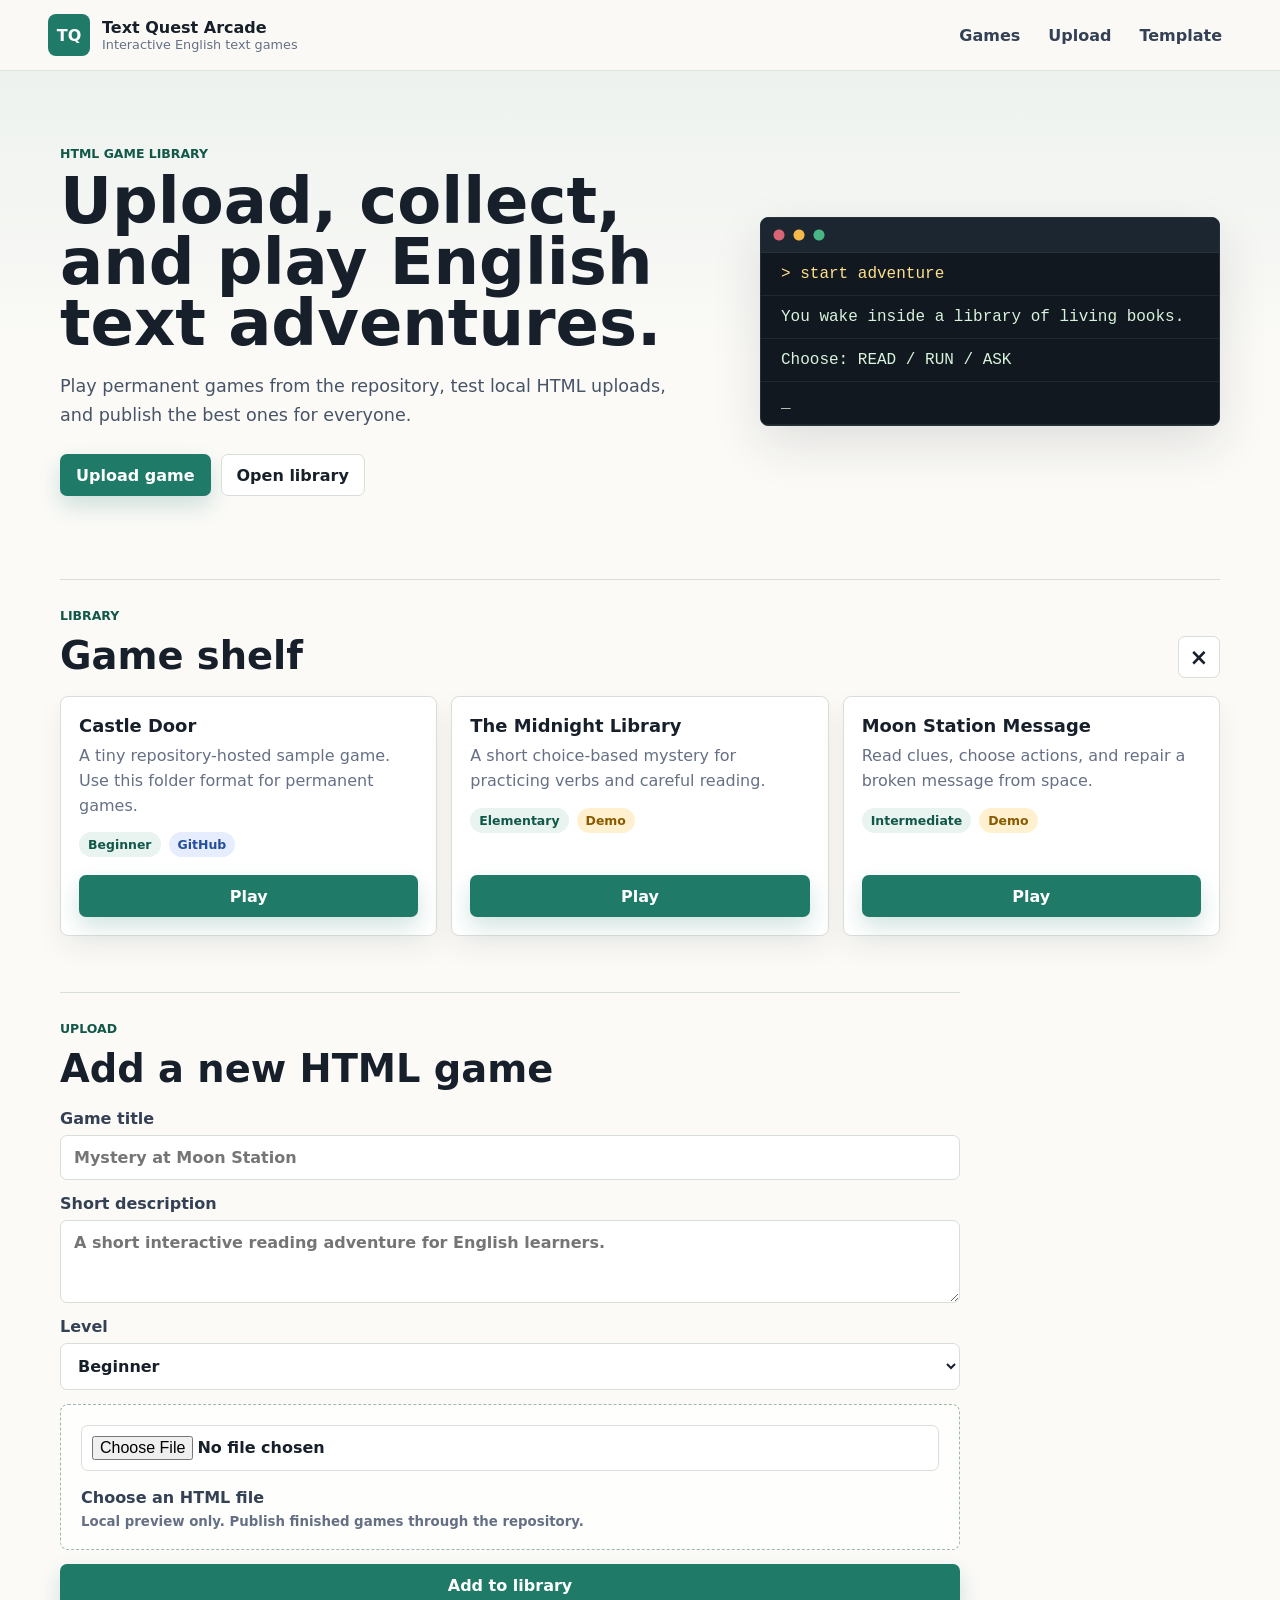
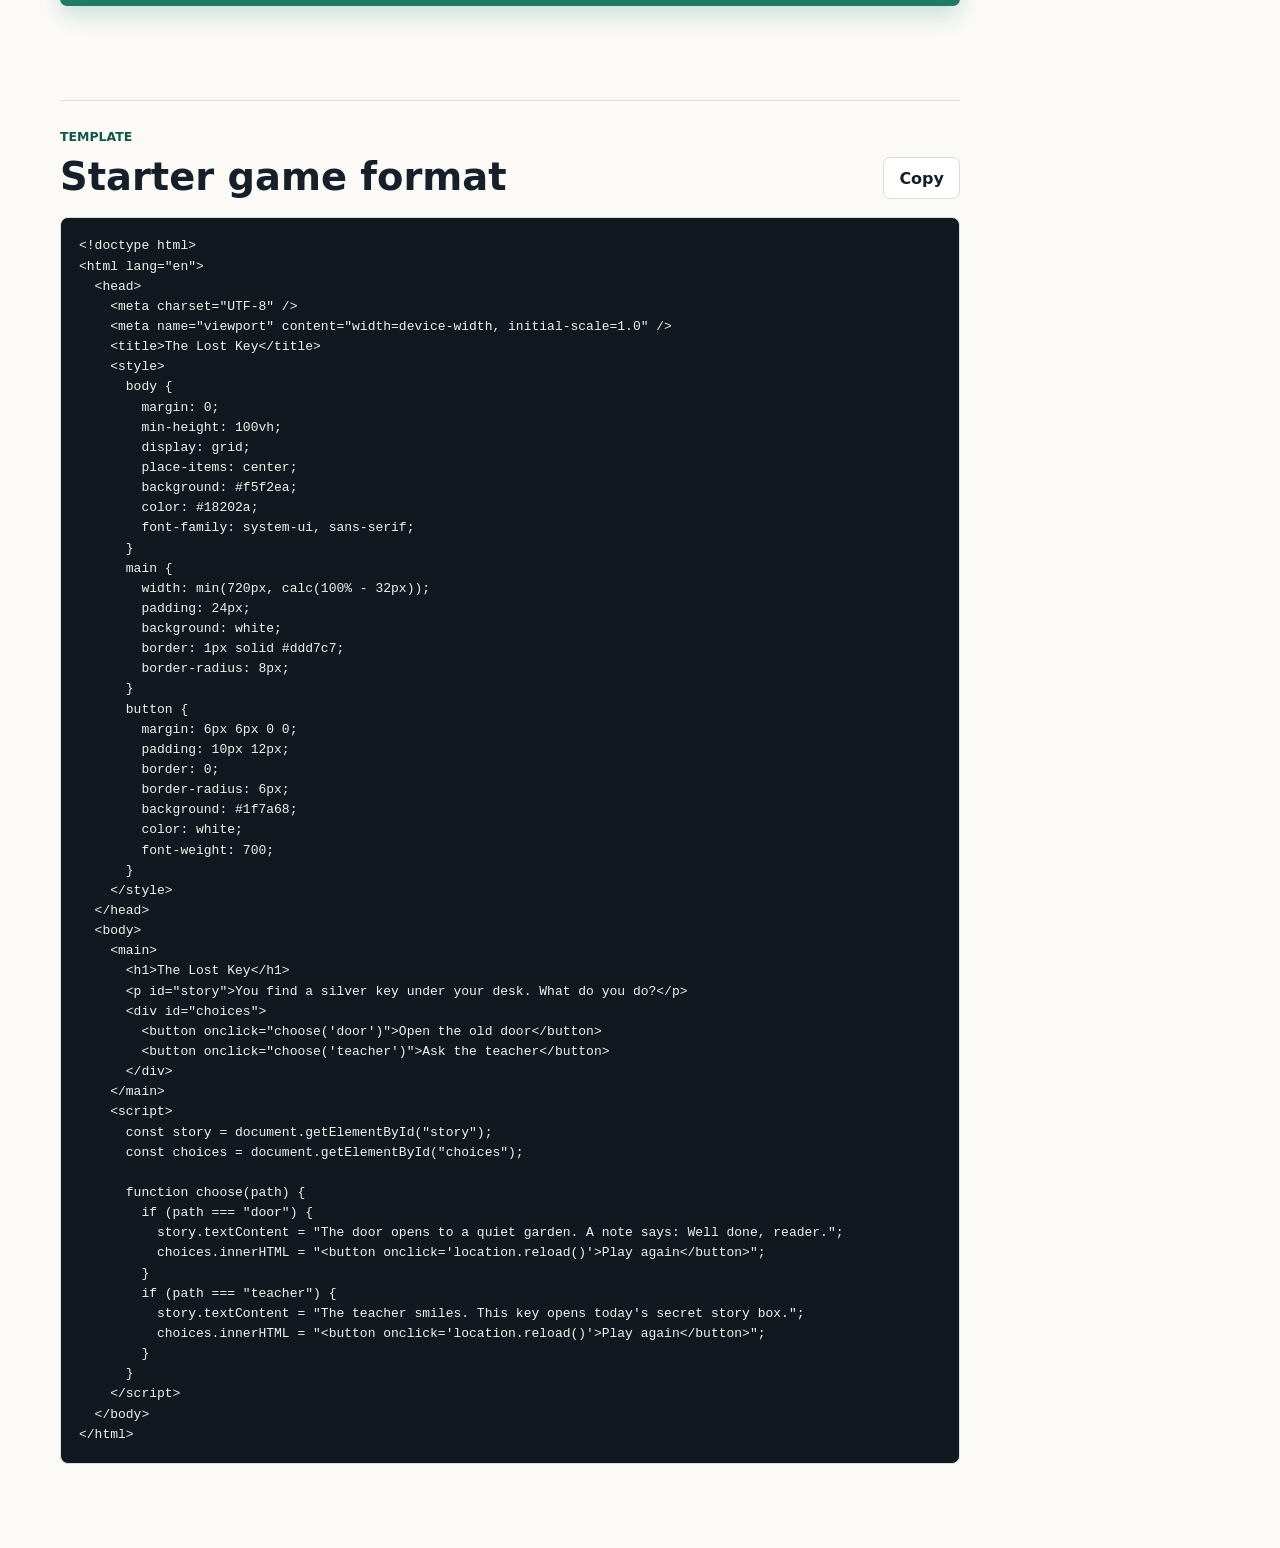
<file: index.html>
<!doctype html>
<html lang="en">
  <head>
    <meta charset="UTF-8" />
    <meta name="viewport" content="width=device-width, initial-scale=1.0" />
    <title>Text Quest Arcade</title>
    <link rel="stylesheet" href="styles.css" />
  </head>
  <body>
    <header class="topbar">
      <a class="brand" href="#library" aria-label="Text Quest Arcade home">
        <span class="brand-mark">TQ</span>
        <span>
          <strong>Text Quest Arcade</strong>
          <small>Interactive English text games</small>
        </span>
      </a>
      <nav class="nav">
        <a href="#library">Games</a>
        <a href="#upload">Upload</a>
        <a href="#builder">Template</a>
      </nav>
    </header>

    <main>
      <section class="hero" aria-labelledby="hero-title">
        <div class="hero-copy">
          <p class="eyebrow">HTML game library</p>
          <h1 id="hero-title">Upload, collect, and play English text adventures.</h1>
          <p>
            Play permanent games from the repository, test local HTML uploads,
            and publish the best ones for everyone.
          </p>
          <div class="hero-actions">
            <a class="button primary" href="#upload">Upload game</a>
            <a class="button secondary" href="#library">Open library</a>
          </div>
        </div>
        <div class="terminal-art" aria-hidden="true">
          <div class="terminal-line prompt">&gt; start adventure</div>
          <div class="terminal-line">You wake inside a library of living books.</div>
          <div class="terminal-line">Choose: READ / RUN / ASK</div>
          <div class="terminal-line cursor">_</div>
        </div>
      </section>

      <section id="library" class="section">
        <div class="section-heading">
          <div>
            <p class="eyebrow">Library</p>
            <h2>Game shelf</h2>
          </div>
          <button id="clear-games" class="icon-button" type="button" title="Remove uploaded games" aria-label="Remove uploaded games">
            <span aria-hidden="true">&times;</span>
          </button>
        </div>
        <div id="games-grid" class="games-grid" aria-live="polite"></div>
      </section>

      <section id="upload" class="section upload-section">
        <div class="section-heading">
          <div>
            <p class="eyebrow">Upload</p>
            <h2>Add a new HTML game</h2>
          </div>
        </div>
        <form id="upload-form" class="upload-form">
          <label>
            Game title
            <input id="game-title" name="title" type="text" placeholder="Mystery at Moon Station" required />
          </label>
          <label>
            Short description
            <textarea id="game-description" name="description" rows="3" placeholder="A short interactive reading adventure for English learners." required></textarea>
          </label>
          <label>
            Level
            <select id="game-level" name="level">
              <option value="Beginner">Beginner</option>
              <option value="Elementary">Elementary</option>
              <option value="Intermediate">Intermediate</option>
              <option value="Advanced">Advanced</option>
            </select>
          </label>
          <label class="file-drop" for="game-file">
            <input id="game-file" name="file" type="file" accept=".html,text/html" required />
            <span>Choose an HTML file</span>
            <small id="file-name">Local preview only. Publish finished games through the repository.</small>
          </label>
          <button class="button primary" type="submit">Add to library</button>
          <p id="upload-status" class="status" role="status"></p>
        </form>
      </section>

      <section id="builder" class="section template-section">
        <div class="section-heading">
          <div>
            <p class="eyebrow">Template</p>
            <h2>Starter game format</h2>
          </div>
          <button id="copy-template" class="button secondary" type="button">Copy</button>
        </div>
        <pre><code id="template-code"></code></pre>
      </section>
    </main>

    <script src="app.js"></script>
  </body>
</html>
</file>
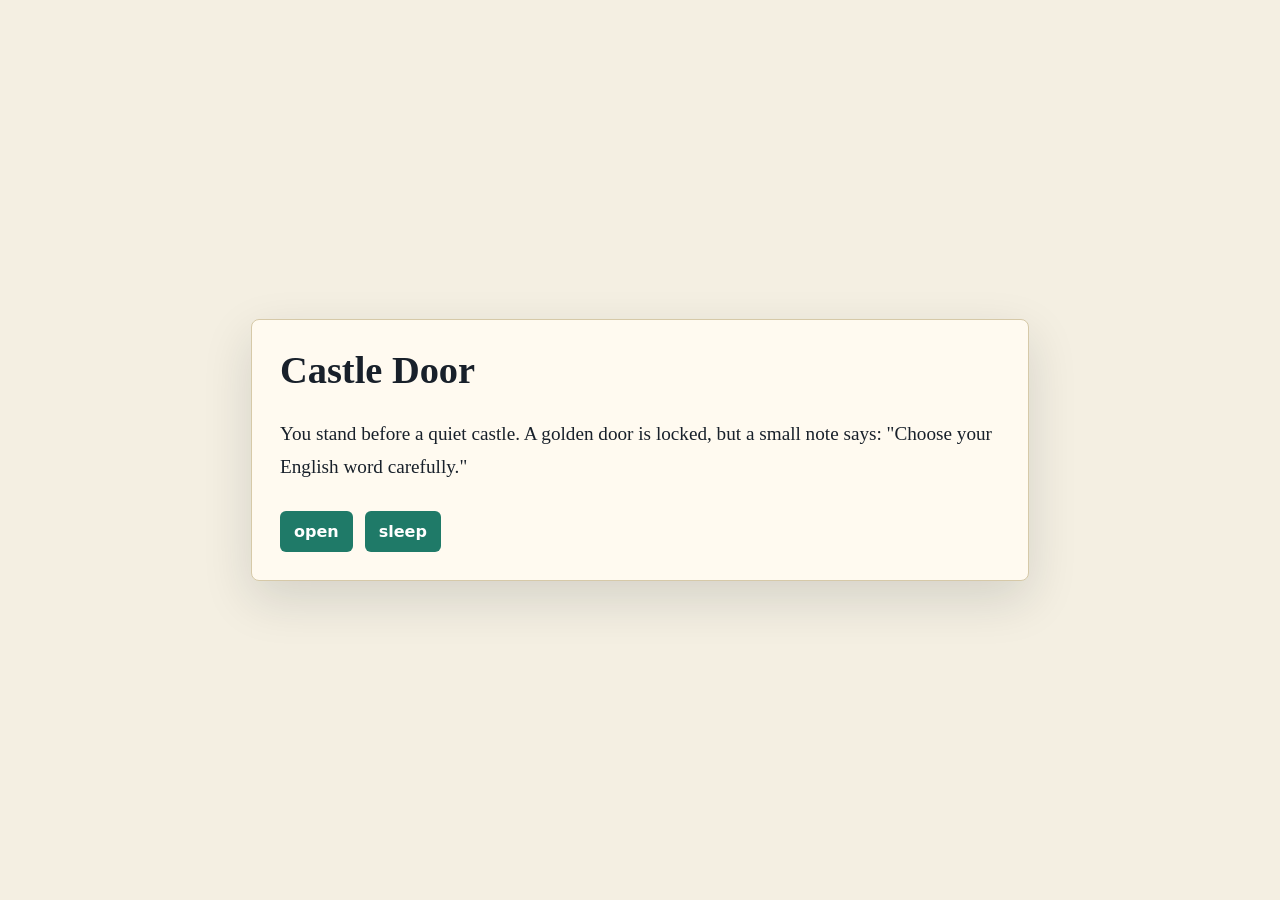
<file: games/sample-castle/index.html>
<!doctype html>
<html lang="en">
  <head>
    <meta charset="UTF-8" />
    <meta name="viewport" content="width=device-width, initial-scale=1.0" />
    <title>Castle Door</title>
    <link rel="stylesheet" href="style.css" />
  </head>
  <body>
    <main>
      <h1>Castle Door</h1>
      <p id="story">
        You stand before a quiet castle. A golden door is locked, but a small
        note says: "Choose your English word carefully."
      </p>
      <div id="choices">
        <button type="button" onclick="choose('open')">open</button>
        <button type="button" onclick="choose('sleep')">sleep</button>
      </div>
    </main>
    <script src="script.js"></script>
  </body>
</html>
</file>
<file: styles.css>
:root {
  color-scheme: light;
  --ink: #17202a;
  --muted: #667085;
  --paper: #fbfaf7;
  --panel: #ffffff;
  --line: #d8ded8;
  --accent: #1f7a68;
  --accent-strong: #115849;
  --sun: #f5b84b;
  --rose: #d86474;
  --sky: #4477aa;
  --shadow: 0 18px 50px rgba(23, 32, 42, 0.12);
}

* {
  box-sizing: border-box;
}

html {
  scroll-behavior: smooth;
}

body {
  margin: 0;
  min-height: 100vh;
  background:
    linear-gradient(180deg, rgba(31, 122, 104, 0.08), transparent 360px),
    var(--paper);
  color: var(--ink);
  font-family:
    Inter, ui-sans-serif, system-ui, -apple-system, BlinkMacSystemFont, "Segoe UI",
    sans-serif;
}

a {
  color: inherit;
  text-decoration: none;
}

button,
input,
textarea,
select {
  font: inherit;
}

.topbar {
  position: sticky;
  top: 0;
  z-index: 10;
  display: flex;
  align-items: center;
  justify-content: space-between;
  gap: 18px;
  padding: 14px clamp(16px, 4vw, 48px);
  border-bottom: 1px solid rgba(216, 222, 216, 0.8);
  background: rgba(251, 250, 247, 0.92);
  backdrop-filter: blur(14px);
}

.brand {
  display: inline-flex;
  align-items: center;
  gap: 12px;
  min-width: 0;
}

.brand-mark {
  display: grid;
  width: 42px;
  height: 42px;
  place-items: center;
  border-radius: 8px;
  background: var(--accent);
  color: white;
  font-weight: 800;
}

.brand strong,
.brand small {
  display: block;
}

.brand small {
  color: var(--muted);
  font-size: 0.8rem;
}

.nav {
  display: flex;
  gap: 8px;
  color: #344054;
  font-weight: 700;
}

.nav a {
  border-radius: 6px;
  padding: 8px 10px;
}

.nav a:hover {
  background: rgba(31, 122, 104, 0.1);
}

main {
  width: min(1160px, calc(100% - 32px));
  margin: 0 auto;
  padding-bottom: 56px;
}

.hero {
  display: grid;
  grid-template-columns: minmax(0, 1fr) minmax(300px, 460px);
  gap: 28px;
  align-items: center;
  min-height: 480px;
  padding: 54px 0 34px;
}

.hero-copy h1 {
  max-width: 760px;
  margin: 0;
  font-size: clamp(2.4rem, 5vw, 5.2rem);
  line-height: 0.96;
  letter-spacing: 0;
}

.hero-copy p:not(.eyebrow) {
  max-width: 620px;
  color: #475467;
  font-size: 1.1rem;
  line-height: 1.65;
}

.eyebrow {
  margin: 0 0 10px;
  color: var(--accent-strong);
  font-size: 0.78rem;
  font-weight: 850;
  letter-spacing: 0;
  text-transform: uppercase;
}

.hero-actions {
  display: flex;
  flex-wrap: wrap;
  gap: 10px;
  margin-top: 24px;
}

.button,
.icon-button {
  display: inline-flex;
  min-height: 42px;
  align-items: center;
  justify-content: center;
  border: 1px solid transparent;
  border-radius: 7px;
  cursor: pointer;
  font-weight: 800;
  transition:
    transform 160ms ease,
    box-shadow 160ms ease,
    background 160ms ease;
}

.button {
  padding: 10px 15px;
}

.button:hover,
.icon-button:hover {
  transform: translateY(-1px);
}

.primary {
  background: var(--accent);
  color: white;
  box-shadow: 0 10px 22px rgba(31, 122, 104, 0.2);
}

.primary:hover {
  background: var(--accent-strong);
}

.secondary {
  border-color: var(--line);
  background: white;
  color: var(--ink);
}

.icon-button {
  width: 42px;
  padding: 0;
  background: white;
  border-color: var(--line);
  color: var(--ink);
  font-size: 1.4rem;
}

.terminal-art {
  overflow: hidden;
  border: 1px solid #263238;
  border-radius: 8px;
  background: #111820;
  box-shadow: var(--shadow);
  color: #d8f3dc;
  font-family: "Cascadia Mono", Consolas, monospace;
}

.terminal-art::before {
  display: block;
  height: 34px;
  border-bottom: 1px solid #263238;
  background:
    radial-gradient(circle at 18px 17px, var(--rose) 0 5px, transparent 6px),
    radial-gradient(circle at 38px 17px, var(--sun) 0 5px, transparent 6px),
    radial-gradient(circle at 58px 17px, #48b685 0 5px, transparent 6px),
    #1b2630;
  content: "";
}

.terminal-line {
  padding: 12px 20px;
  border-bottom: 1px solid rgba(216, 243, 220, 0.08);
}

.terminal-line.prompt {
  color: #ffe08a;
}

.terminal-line.cursor {
  animation: blink 1s steps(2, start) infinite;
}

@keyframes blink {
  50% {
    opacity: 0;
  }
}

.section {
  margin-top: 28px;
  padding: 28px 0;
  border-top: 1px solid var(--line);
}

.section-heading {
  display: flex;
  align-items: end;
  justify-content: space-between;
  gap: 16px;
  margin-bottom: 18px;
}

.section-heading h2 {
  margin: 0;
  font-size: clamp(1.5rem, 3vw, 2.4rem);
  letter-spacing: 0;
}

.games-grid {
  display: grid;
  grid-template-columns: repeat(auto-fit, minmax(240px, 1fr));
  gap: 14px;
}

.game-card {
  display: grid;
  min-height: 230px;
  align-content: space-between;
  gap: 18px;
  padding: 18px;
  border: 1px solid var(--line);
  border-radius: 8px;
  background: var(--panel);
  box-shadow: 0 12px 28px rgba(23, 32, 42, 0.06);
}

.game-card h3 {
  margin: 0 0 8px;
  font-size: 1.12rem;
}

.game-card p {
  margin: 0;
  color: var(--muted);
  line-height: 1.55;
}

.meta-row {
  display: flex;
  flex-wrap: wrap;
  gap: 8px;
  margin-top: 14px;
}

.tag {
  border-radius: 999px;
  padding: 5px 9px;
  background: #e9f3ef;
  color: var(--accent-strong);
  font-size: 0.78rem;
  font-weight: 800;
}

.tag.demo {
  background: #fff1cf;
  color: #8a5a00;
}

.tag.published {
  background: #e5edff;
  color: #244f9e;
}

.card-actions {
  display: flex;
  gap: 8px;
}

.card-actions .button {
  flex: 1;
}

.danger {
  border-color: #ffd1d8;
  color: #9f2339;
}

.upload-section,
.template-section {
  max-width: 900px;
}

.upload-form {
  display: grid;
  gap: 14px;
}

.upload-form label {
  display: grid;
  gap: 7px;
  color: #344054;
  font-weight: 800;
}

.upload-form input,
.upload-form textarea,
.upload-form select {
  width: 100%;
  border: 1px solid var(--line);
  border-radius: 7px;
  background: white;
  color: var(--ink);
  padding: 12px 13px;
}

.upload-form textarea {
  resize: vertical;
}

.file-drop {
  padding: 20px;
  border: 1px dashed #9eb7af;
  border-radius: 8px;
  background: rgba(255, 255, 255, 0.72);
}

.file-drop input {
  margin-bottom: 10px;
  padding: 10px;
}

.file-drop span,
.file-drop small {
  display: block;
}

.file-drop small,
.status {
  color: var(--muted);
  font-weight: 600;
}

.status {
  min-height: 24px;
  margin: 0;
}

pre {
  overflow: auto;
  margin: 0;
  border: 1px solid var(--line);
  border-radius: 8px;
  background: #111820;
  color: #e9f7ef;
  padding: 18px;
  line-height: 1.55;
}

@media (max-width: 780px) {
  .topbar {
    align-items: flex-start;
    flex-direction: column;
  }

  .nav {
    width: 100%;
    justify-content: space-between;
  }

  .hero {
    grid-template-columns: 1fr;
    min-height: auto;
    padding-top: 34px;
  }
}
</file>
<file: games/sample-castle/style.css>
body {
  margin: 0;
  min-height: 100vh;
  display: grid;
  place-items: center;
  background: #f4efe2;
  color: #18202a;
  font-family: Georgia, "Times New Roman", serif;
}

main {
  width: min(720px, calc(100% - 32px));
  padding: 28px;
  border: 1px solid #d6c9a8;
  border-radius: 8px;
  background: #fffaf0;
  box-shadow: 0 18px 50px rgba(24, 32, 42, 0.14);
}

h1 {
  margin-top: 0;
  font-size: 2.4rem;
}

p {
  font-size: 1.2rem;
  line-height: 1.7;
}

button {
  margin: 8px 8px 0 0;
  padding: 11px 14px;
  border: 0;
  border-radius: 6px;
  background: #1f7a68;
  color: white;
  cursor: pointer;
  font: 700 1rem system-ui, sans-serif;
}
</file>
